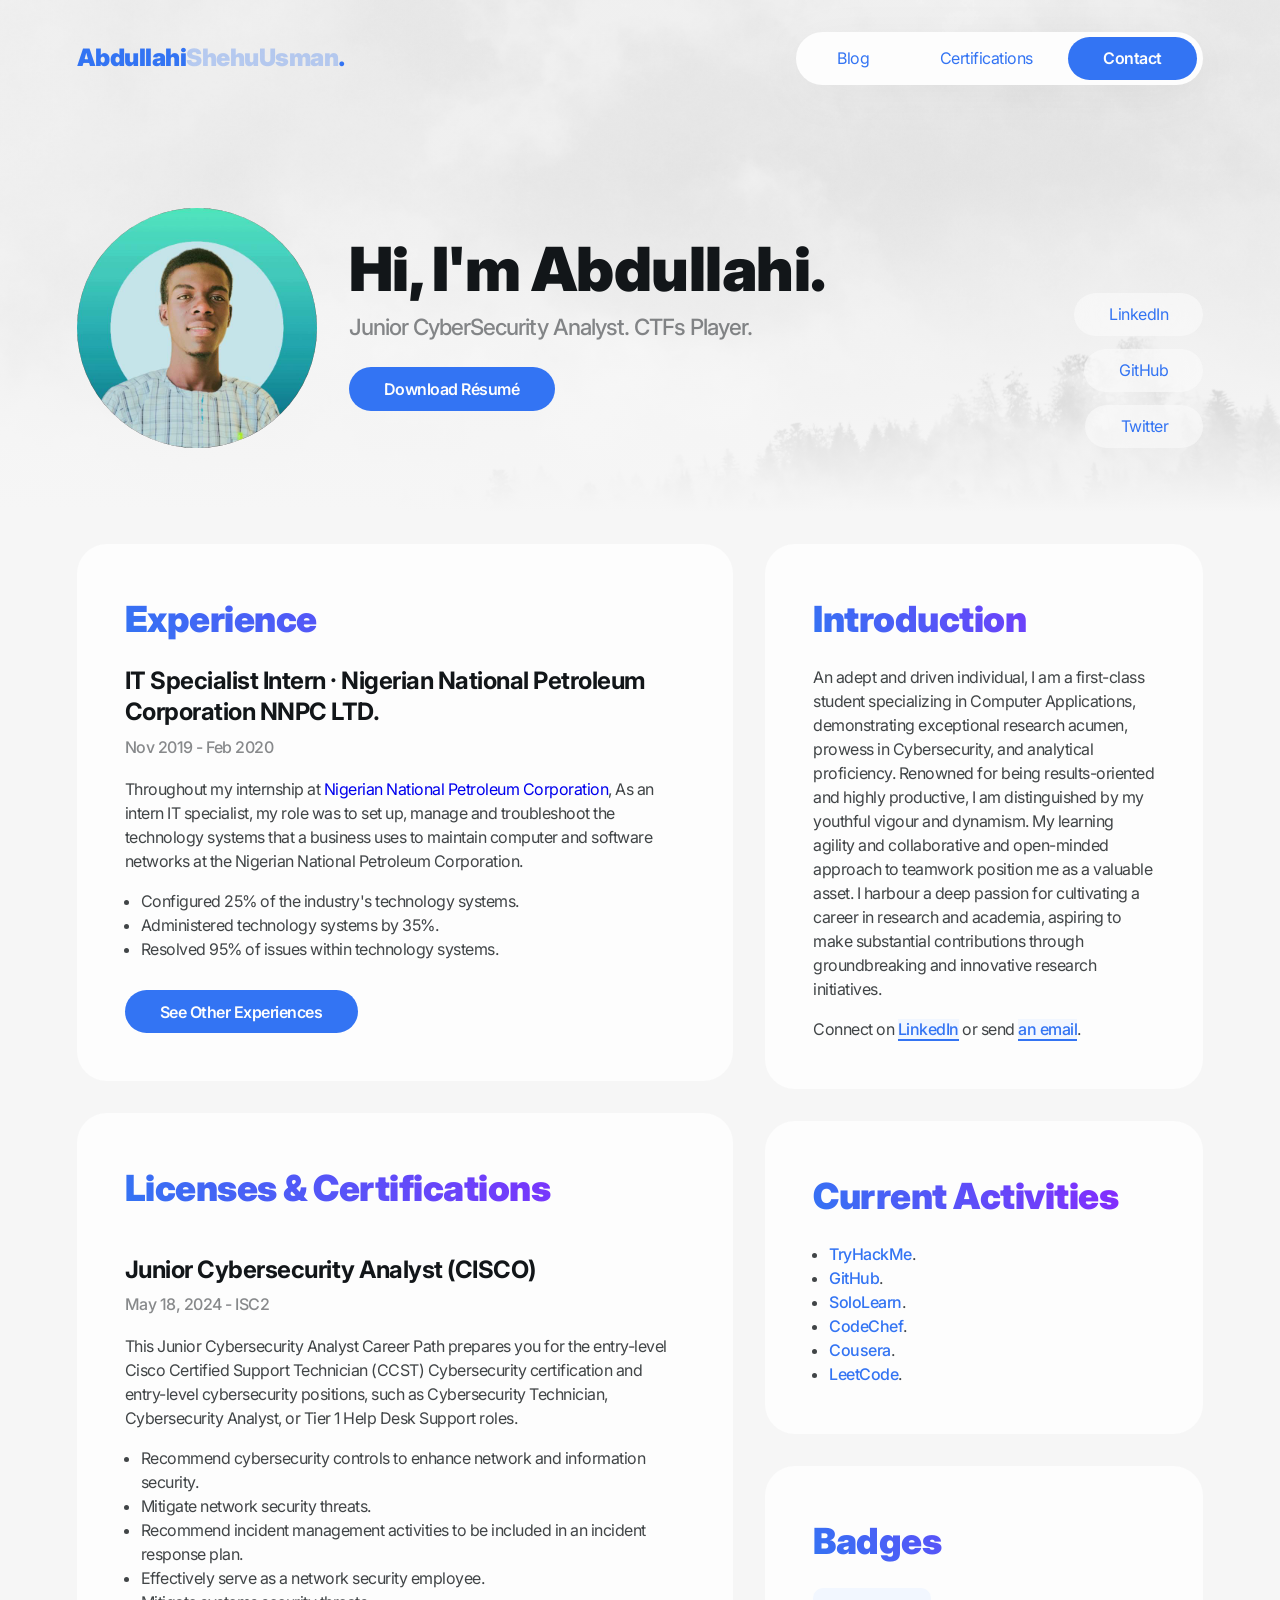
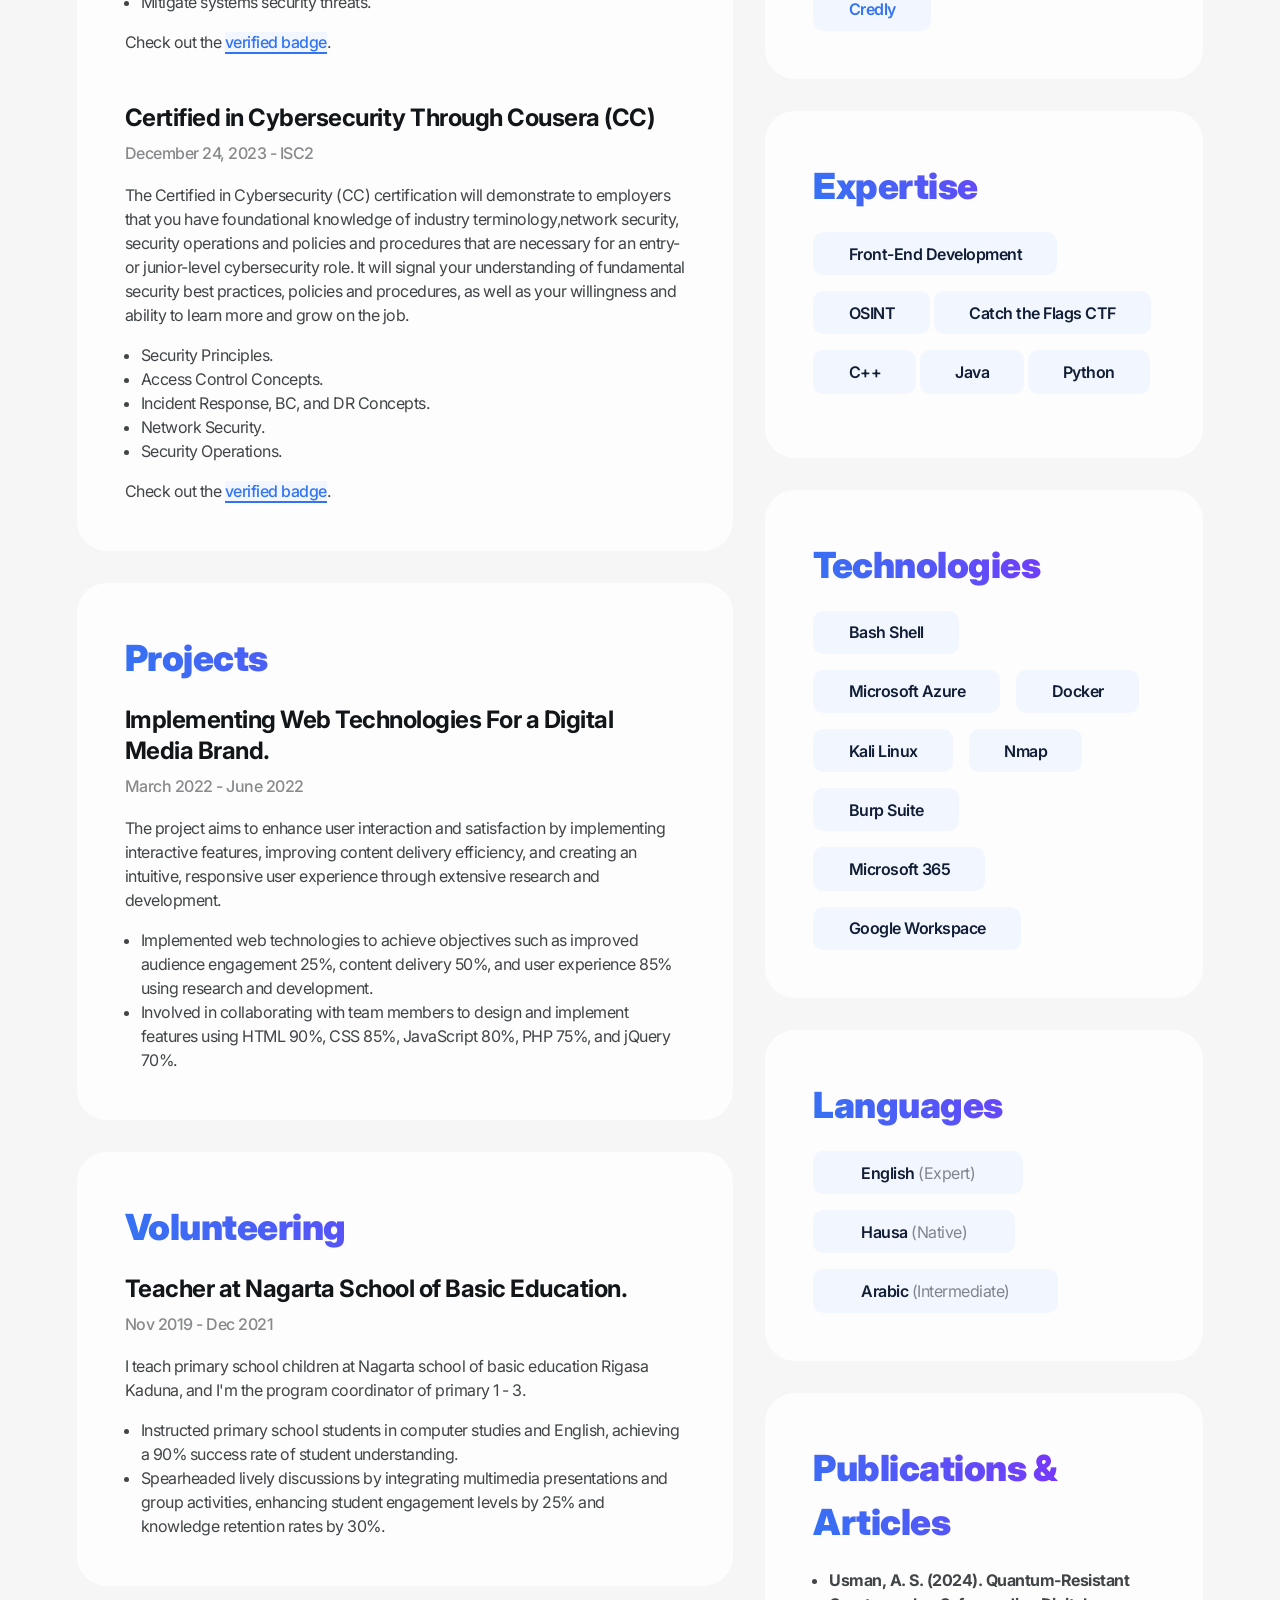
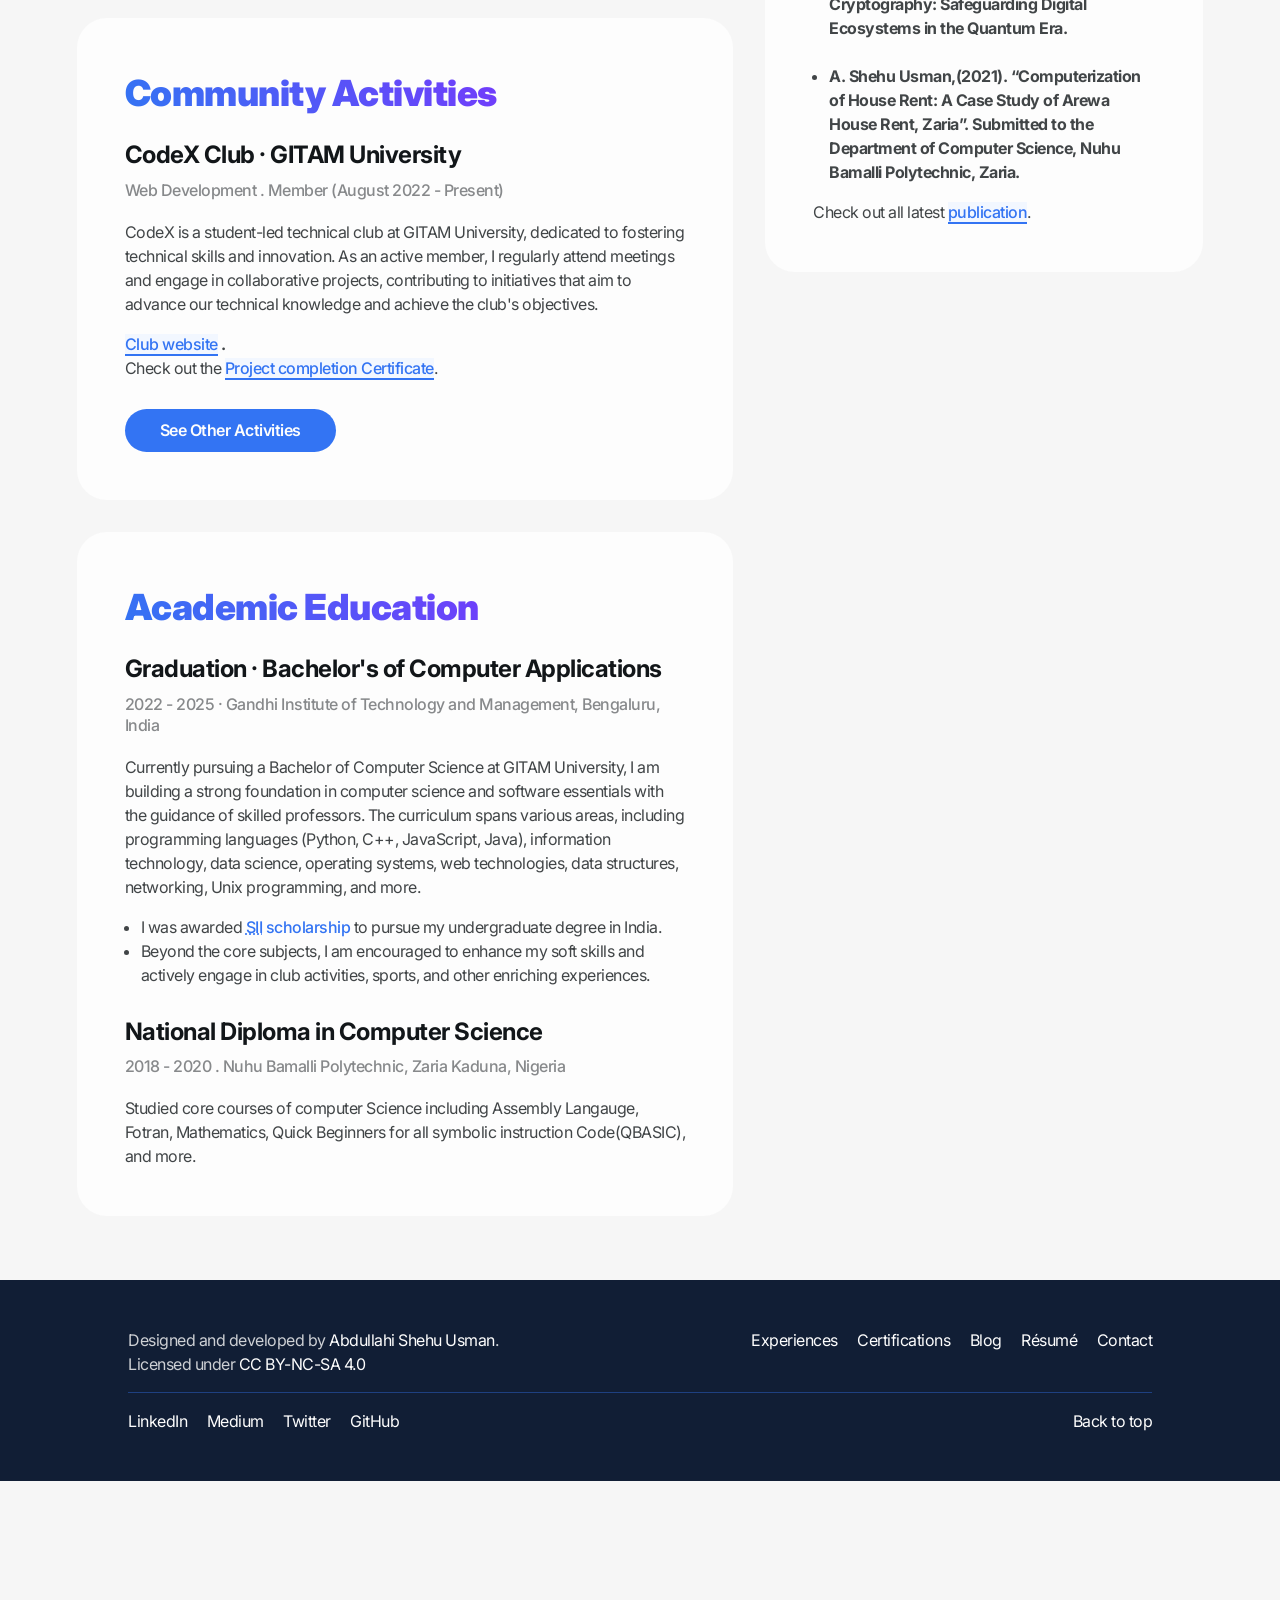
<file: index.html>
<!DOCTYPE html>
<html lang="en">
<head>
    <title>Abdullahi Shehu Usman | Portfolio</title>
    
    <!-- Global site tag (gtag.js) - Google Analytics -->
    <script async src="https://www.googletagmanager.com/gtag/js?id=G-72B41FDQNJ"></script>
    <script>
    window.dataLayer = window.dataLayer || [];
    function gtag(){dataLayer.push(arguments);}
    gtag('js', new Date());

    gtag('config', 'G-72B41FDQNJ');
    </script>


    <!-- meta tags -->
    <meta name="viewport" content="width=device-width, initial-scale=1.0">
    <meta charset="UTF-8">
    <meta http-equiv="Content-Type" content="text/html; charset=utf-8">
    <meta http-equiv="X-UA-Compatible" content="IE=edge">
    <meta name="title" content="Portfolio - Abdullahi Shehu Usman">
    <meta name="description" content="Abdullahi is passionate and dedicated to upholding the data privacy right by 
    protecting people and organisations. He enjoys researching and working with cybersecurity tools to contribute to 
    strengthening the security posture of an organisation and the people it serves.">
    <meta name="keywords" content="portfolio, Abdullahi , portfolio website, resume, python programming, web development, 
    cybersecurity, network security, information security, red teamer, ethical hacking, technology, security analyst, 
    SOC analyst, security operations centre analyst, blog">
    <meta name="robots" content="index, follow">
    <meta name="language" content="English">
    <meta name="revisit-after" content="3 days">
    <meta name="author" content="Abdullahi Shehu Usman">
    <meta name="distribution" content="global">
    <meta name="rating" content="general">
    <meta name="theme-color" content="#3374F3">

    <!-- favicon -->
    <link rel="icon" type="image/x-icon" href="favicon.ico">
    <meta name="msapplication-TileColor" content="#3374F3"> 
    <meta name="msapplication-TileImage" content="favicon.ico">

    <!-- Open Graph tags -->
    <meta property="og:title" content="Abdullahi Shehu Usman - Portfolio">
    <meta property="og:description" content="Usman is deeply committed to defending the right to data privacy by safeguarding
     individuals and groups. He takes pleasure in investigating and collaborating with security software to aid in 
     enhancing the protective measures of an organization and the individuals it supports.">
	<!--meta property="og:image" content="https://www.shehuusman.me/images/Junior_Cybersecurity_Analyst_CTFs_Player.png"-->
	<meta property="og:image:type" content="image/png">
	<meta property="og:image:width" content="1280">
	<meta property="og:image:height" content="854">
    <meta property="og:url" content="https://www.shehuusman.me/">

    <!-- stylesheets -->
    <link rel="stylesheet" href="styles/main.css">

</head>

<body>
    <section class="hero">
        <header>
            <div class="logo_container">
                <b>Abdullahi</b>
                <span>S</span>
                <span>h</span>
                <span>e</span>
                <span>h</span>
                <span>u</span>
                <span>U</span>
                <span>s</span>
                <span>m</span>
                <span>a</span>
                <span>n</span>
                <b>.</b>
            </div>
               
            <nav class="header_nav">
                <a href="https://medium.com/@shehuusman139" target="_blank" class="each_header_nav_link">Blog</a>
                <a href="javascript:void()" onclick="openComingSoonModal()">Certifications</a>
                <a href="mailto:shehuusman139@gmail.com" class="each_header_nav_link active">Contact</a> 
            </nav>
            <span class="mobile_nav_btn" onclick="openMobileNav()">
                <svg width="18" height="10" viewBox="0 0 18 10" fill="none" xmlns="http://www.w3.org/2000/svg">
                    <path d="M1 1H17M1 9H17" stroke="#3374F3" stroke-width="2" stroke-linecap="round" stroke-linejoin="round"/>
                </svg>
            </span>
        </header>

        <div class="quick_intro">
            <picture>
                <source media="(max-width:768px)" srcset="./images/min/photo_2023-07-11_00-19-52.jpg">
                <img src="./images/photo_2023-07-11_00-19-52.jpg" alt="Usman's self portrait">
            </picture>

            <div class="quick_intro_text_group">
                <h1>Hi, I'm Abdullahi.</h1>
                <ul>
                    <li>Junior CyberSecurity Analyst. CTFs Player.</li>
                </ul>
                <a href="./assets/Abdullahi_shehu_usman_resume.pdf" download="Abdullahi_Shehu_Usman_Résumé">Download Résumé</a>
            </div>
        </div>

        <div class="landing_quick_links">
            <a href="https://www.linkedin.com/in/shehuusman/" target="_blank">LinkedIn</a>
            <a href="https://github.com/sonmalan" target="_blank">GitHub</a>
            <a href="https://twitter.com/Abdulla17594751" target="_blank">Twitter</a>
        </div>
    </section>

    <aside class="modal_overlay" id="mobile_nav_overlay">
        <div class="mobile_nav_wrapper">
            <span class="mobile_nav_close_btn" onclick="closeMobileNav()">
                <img src="./icons/cross.svg" alt="x">
            </span>
            
            <nav>
                <a href="https://medium.com/@shehuusman139" target="_blank" onclick="closeMobileNav()">Blog</a>
                <a href="javascript:void()" onclick="closeMobileNav(); openComingSoonModal()">Certifications</a>
                <a href="mailto:shehuusman139@gmail.com" onclick="closeMobileNav()">Contact</a> 
                <a href="https://www.linkedin.com/in/shehuusman/" target="_blank" onclick="closeMobileNav()">LinkedIn</a>
                <a href="https://github.com/sonmalan" target="_blank" onclick="closeMobileNav()">GitHub</a>
                <a href="https://twitter.com/Abdulla17594751" target="_blank" onclick="closeMobileNav()">Twitter</a>
            </nav>
        </div>
    </aside>

    <section class="resume_container">
        <main>
            <div class="categories experiences" id="experiences">
                <h1 class="category_title">Experience</h1>
                <div class="experience_wrap">
                    <!-- <img src="" alt="" class="category_image" loading="lazy"> -->
                    <h2 class="category_subtitle">IT Specialist Intern · Nigerian National Petroleum Corporation NNPC LTD.</h2>
                    <p class="category_meta">Nov 2019 - Feb 2020</p>

                    <div class="category_info">
                        Throughout my internship at <a href="https://nnpcgroup.com/" target="_blank">Nigerian National Petroleum Corporation</a>, 
                        As an intern IT specialist, my role was to set up, manage and troubleshoot the technology systems 
                        that a business uses to maintain computer and software networks at the Nigerian National Petroleum Corporation.
                        <ul>
                            <li>Configured 25% of the industry's technology systems.</li>
                            <li>Administered technology systems by 35%.</li>
                            <li>Resolved 95% of issues within technology systems.</li>
                        </ul>
                    </div>
                    <!-- <p class="category_link">
                        Visit the <a href="" target="_blank">official website</a>.
                    </p> -->
                </div>

                <a href="javascript:void()" onclick="openExperiencesModal()" class="category_extra_btn">See Other Experiences</a>
            </div>

            <div class="categories certifications" id="certifications">
                <h1 class="category_title">Licenses & Certifications</h1>
                <div class="experience_wrap">
                    <picture>
                        <source media="(max-width:768px)" srcset="./images/min/photo_2024-05-29_17-06-11.jpg">
                        <img src="./images/photo_2024-05-29_17-06-11.jpg" alt="Junior Cybersecurity Analyst CISCO" class="category_image" loading="lazy">
                    </picture>
                    <h2 class="category_subtitle">Junior Cybersecurity Analyst (CISCO)</h2>
                    <p class="category_meta">May 18, 2024 - <a href="https://www.isc2.org/Certifications/CC" target="_blank">ISC2</a></p>

                    <div class="category_info">
                        This Junior Cybersecurity Analyst Career Path prepares you for the entry-level Cisco Certified Support
                        Technician (CCST) Cybersecurity certification and entry-level cybersecurity positions, such as Cybersecurity 
                        Technician, Cybersecurity Analyst, or Tier 1 Help Desk Support roles. 
                        <ul>
                            <li>Recommend cybersecurity controls to enhance network and information security.</li>
                            <li>Mitigate network security threats.</li>
                            <li>Recommend incident management activities to be included in an incident response plan.</li>
                            <li>Effectively serve as a network security employee.</li>
                            <li>Mitigate systems security threats.</li>
                        </ul>
                    </div>
                    <p class="category_link">
                        Check out the <a href="https://www.credly.com/badges/28364e88-9bbb-481e-900a-f0365d4712fc/public_url" target="_blank">verified badge</a>.
                    </p>
                </div>
                
                <div class="experience_wrap">
                    <picture>
                        <source media="(max-width:768px)" srcset="./images/min/photo_2024-05-29_17-05-41.jpg">
                        <img src="./images/photo_2024-05-29_17-05-41.jpg" alt="Certified in Cybersecurity (CC)" class="category_image" loading="lazy">
                    </picture>
                    <h2 class="category_subtitle">Certified in Cybersecurity Through Cousera (CC)</h2>
                    <p class="category_meta">December 24, 2023 - <a href="https://www.coursera.org/account/accomplishments/specialization/VQSXZNNV4SUS">ISC2</a></p>

                    <div class="category_info">
                        The Certified in Cybersecurity (CC) certification will demonstrate to employers that you have 
                        foundational knowledge of industry terminology,network security, security operations and policies 
                        and procedures that are necessary for an entry- or junior-level cybersecurity role. It will signal 
                        your understanding of fundamental security best practices, policies and procedures, as well as your
                         willingness and ability to learn more and grow on the job.
                        <ul>
                            <li>Security Principles.</li>
                            <li>Access Control Concepts.</li>
                            <li>Incident Response, BC, and DR Concepts.</li>
                            <li>Network Security.</li>
                            <li>Security Operations.</li>
                        </ul>
                    </div>
                    <p class="category_link">
                        Check out the <a href="https://www.coursera.org/account/accomplishments/specialization/VQSXZNNV4SUS" target="_blank">verified badge</a>.
                    </p>
                </div>

                <!-- <a href="index.html" class="category_extra_btn">See All Certifications</a> -->
            </div>

            <div class="categories projects" id="projects">
                <h1 class="category_title">Projects</h1>
                <div class="experience_wrap">
                    <!-- <img src="" alt="" class="category_image" loading="lazy"> -->
                    <h2 class="category_subtitle">Implementing Web Technologies For a Digital Media Brand.</h2>
                    <p class="category_meta">March 2022 - June 2022</p>

                    <div class="category_info">
                        The project aims to enhance user interaction and satisfaction by implementing interactive features, 
                        improving content delivery efficiency, and creating an intuitive, responsive user experience 
                        through extensive research and development.
                        <ul>
                            <li>Implemented web technologies to achieve objectives such as improved audience engagement 25%, content delivery 50%, and user experience 85% using research and development.</li>
                            <li>Involved in collaborating with team members to design and implement features using HTML 90%, CSS 85%, JavaScript 80%, PHP 75%, and jQuery 70%.</li>
                        </ul>
                    </div>
                    <!-- <p class="category_link">
                        Visit the <a href="" target="_blank">official website</a>.
                    </p> -->
                </div>

                <!-- <a href="javascript:void()" onclick="openExperiencesModal()" class="category_extra_btn">See All Projects</a> -->
            </div>

            <div class="categories volunteering">
                <h1 class="category_title">Volunteering</h1>
                <div class="volunteering_wrap">
                    <!-- <picture>
                        <source media="(max-width:768px)" srcset="./images/min/exam_dev_badge.png">
                        <img src="./images/exam_dev_badge.png" alt="ISC2 Exam Developer Badge" class="category_image" loading="lazy">
                    </picture> -->
                    <h2 class="category_subtitle">Teacher at Nagarta School of Basic Education.</h2>
                    <p class="category_meta">Nov 2019 - Dec 2021</p>

                    <div class="category_info">
                        I teach primary school children at Nagarta school of basic education Rigasa Kaduna, 
                        and I'm the program coordinator of primary 1 - 3.
                        <ul>
                            <li>Instructed primary school students in computer studies and English, achieving a 90% success rate of student understanding.</li>
                            <li>Spearheaded lively discussions by integrating multimedia presentations and group activities, enhancing student engagement levels by 25% and knowledge retention rates by 30%.</li>
                        </ul>
                        <!-- <p class="category_link">
                            Check the <a href="https://www.credly.com/badges/d373be8e-3703-4047-b35c-0d9684c68a5a/public_url" target="_blank">verified badge</a>.
                        </p> -->
                    </div>
                </div>
            </div>

            <div class="categories extracurricular">
                <h1 class="category_title">Community Activities</h1>
                <div class="extracurricular_wrap">
                    <!-- <img src="" alt="" class="category_image"> -->
                    <h2 class="category_subtitle">CodeX Club · GITAM University</h2>
                    <p class="category_meta">Web Development . Member (August 2022 - Present)</p>

                    <div class="category_info">
                        
                        CodeX is a student-led technical club at GITAM University, dedicated to fostering technical 
                        skills and innovation. As an active member, I regularly attend meetings and engage in collaborative 
                        projects, contributing to initiatives that aim to advance our technical knowledge and achieve the 
                        club's objectives.
                        <!-- <ul>
                            <li>Supervised multiple projects as the project manager.</li>
                            <li>Facilitate technical skill development and cybersecurity education for GITAM University students.</li>
                            <li>Conduct workshops, bootcamps, events, and development sessions to enhance technical expertise.</li>
                        </ul> -->
                    </div>
                    <p class="category_link">
                        <a href="https://linktr.ee/CodeXGitam" target="_blank">Club website</a> <b>.</b><br>
                        Check out the <a href="https://www.linkedin.com/posts/shehuusman_gitam-activity-7063880542269698049-R3OX?utm_source=share&utm_medium=member_desktop" target="_blank">Project completion Certificate</a>.
                    </p>
                </div>

                <a href="javascript:void()" onclick="openCommunityModal()" class="category_extra_btn">See Other Activities</a>
            </div>

            <div class="categories education">
                <h1 class="category_title">Academic Education</h1>
                <div class="education_wrap">
                    <h2 class="category_subtitle">Graduation · Bachelor's of Computer Applications</h2>
                    <p class="category_meta">
                        2022 - 2025  ·  <a href="https://www.gitam.edu" target="_blank">Gandhi Institute of Technology and Management</a>, Bengaluru, India
                    </p>

                    <div class="category_info">
                        Currently pursuing a Bachelor of Computer Science at GITAM University, I am building a strong foundation in 
                        computer science and software essentials with the guidance of skilled professors. The curriculum spans various
                         areas, including programming languages (Python, C++, JavaScript, Java), information technology, 
                         data science, operating systems, web technologies, data structures, networking, Unix programming, and more.
                        <ul>
                            <li>I was awarded
                                <a href="https://www.studyinindia.gov.in" target="_blank">
                                    <abbr title="Study In India">SII</abbr> scholarship
                                </a>to pursue my undergraduate degree in India.</li>
                            <li>Beyond the core subjects, I am encouraged to enhance my soft skills and actively engage in club activities, sports, and other enriching experiences.</li>
                        </ul>
                    </div>
                    <!-- <p class="category_link">
                        See my current <a href="" target="_blank">academic grades</a>.
                    </p> -->
                </div>

                <div class="education_wrap">
                    <h2 class="category_subtitle">National Diploma in Computer Science</h2>
                    <p class="category_meta">
                        2018 - 2020 . <a href="https://nubapoly.edu.ng/" target="_blank">Nuhu Bamalli Polytechnic</a>, Zaria Kaduna, Nigeria
                    </p>

                    <div class="category_info">
                        Studied core courses of computer Science including Assembly Langauge, 
                        Fotran, Mathematics, Quick Beginners for all symbolic instruction Code(QBASIC), and more.
                    </div>
                </div>
            </div>

        </main>
        
        <aside>
            <div class="categories short_introduction">
                <h1 class="category_title">Introduction</h1>
                <div class="category_info">
                    An adept and driven individual, I am a first-class student specializing in Computer Applications, 
                    demonstrating exceptional research acumen, prowess in Cybersecurity, and analytical proficiency. 
                    Renowned for being results-oriented and highly productive, I am distinguished by my youthful vigour and 
                    dynamism. My learning agility and collaborative and open-minded approach to teamwork position me as a 
                    valuable asset. I harbour a deep passion for cultivating a career in research and academia, aspiring to 
                    make substantial contributions through groundbreaking and innovative research initiatives.
                </div>
                <p class="category_link">
                    Connect on <a href="https://www.linkedin.com/in/shehuusman/" target="_blank">LinkedIn</a> or send <a href="mailto:shehuusman139@gmail.com">an email</a>.
                </p>
            </div>

            <div class="categories short_introduction">
                <h1 class="category_title">Current Activities</h1>
                <div class="category_info">
                    <ul>
                        <li><a href="https://tryhackme.com/dashboard" target="_blank">TryHackMe</a>.</li>
                        <li><a href="https://github.com/sonmalan" target="_blank">GitHub</a>.</li>
                        <li><a href="https://www.sololearn.com/en/profile/20191646" target="_blank">SoloLearn</a>.</li>
                        <li><a href="https://www.codechef.com/users/shehuusman139" target="_blank">CodeChef</a>.</li>
                        <li><a href="https://www.coursera.org/user/7b3a6a374118fc586d8357a7b2b30a1f" target="_blank">Cousera</a>.</li>
                        <li><a href="https://leetcode.com/u/Sonmalan/" target="_blank">LeetCode</a>.</li>
                    </ul>
                </div>
            </div>

            <div class="categories badge_links">
                <h1 class="category_title">Badges</h1>
                <a href="https://www.credly.com/earner/earned" target="_blank">Credly</a>
                <!-- <a href="https://learn.microsoft.com/en-us/users/hellotushaar/achievements" target="_blank">Microsoft Learn</a> -->
            </div>

            <div class="categories expertise">
                <h1 class="category_title">Expertise</h1>
                <span>Front-End Development</span>
                <span>OSINT</span>
                <span>Catch the Flags CTF</span>
                <span>C++</span>
                <span>Java</span>
                <span>Python</span>
            </div>

            <div class="categories technologies">
                <h1 class="category_title">Technologies</h1>
                <!-- <span>Python</span> -->
                <!-- <span>PowerShell</span> -->
                <span>Bash Shell</span>
                <span>Microsoft Azure</span>
                <!-- <span>Amazon Web Services (AWS)</span> -->
                <!-- <span>Azure Active Directory</span> -->
                <span>Docker</span>
                <span>Kali Linux</span>
                <!-- <span>Redhat Enterprise Linux</span> -->
                <span>Nmap</span>
                <span>Burp Suite</span>
                <!-- <span>Tcpdump</span> -->
                <!-- <span>PowerBI</span> -->
                <span>Microsoft 365</span>
                <span>Google Workspace</span>
            </div>

            <div class="categories languages">
                <h1 class="category_title">Languages</h1>
                <strong>
                    English <span>(Expert)</span>
                </strong>
                <strong>
                    Hausa <span>(Native)</span>
                </strong>
                <strong>
                    Arabic <span>(Intermediate)</span>
                </strong>
            </div>

            <div class="categories latest_blog">
                <h1 class="category_title">Publications & Articles</h1>
                <div class="category_info">
                    <ul>
                        <li><strong>Usman, A. S. (2024). Quantum-Resistant Cryptography: Safeguarding Digital 
                        Ecosystems in the Quantum Era.</strong></li><br>
			<li><strong>A. Shehu Usman,(2021). “Computerization of House Rent: A Case Study of 
			Arewa House Rent, Zaria”. Submitted to the Department of Computer Science, Nuhu Bamalli Polytechnic, Zaria.</strong></li>
                        <!-- <li>
                            <a href="https://medium.com/@hellotushaar/unlocking-scalability-and-agility-with-aws-containers-45c6b82895c6" target="_blank">Unleashing Scalability and Agility with AWS Containers.</a>
                        </li>
                        <li>
                            <a href="https://medium.com/@hellotushaar/strengthening-your-cloud-infrastructure-aws-security-services-661868327a34" target="_blank">Hardening Your Cloud Infrastructure: AWS Security Services.</a>
                        </li>
                        <li>
                            <a href="https://hellotushaar.medium.com/introduction-to-isc-%C2%B2-certified-in-cybersecurity-cc-certification-and-how-i-became-certified-467d7b9e1014" target="_blank">All about the (ISC)² Certified in Cybersecurity (CC) certification and how I became certified.</a>
                        </li> -->
                    </ul>
                </div>
                <p class="category_link">
                    Check out all latest <a href="https://www.researchgate.net/profile/Abdullahi-Shehu-Usman-2" target="_blank"> publication</a>.
                </p>
            </div>
        </aside>
    </section>
    
    <footer>
        <div class="footer_top">
            <div class="footer_top_left">
                <p>
                    Designed and developed by <a href="https://www.linkedin.com/in/shehuusman/" target="_blank">Abdullahi Shehu Usman</a>.<br>
                    Licensed under <a rel="license" href="http://creativecommons.org/licenses/by-nc-sa/4.0/" target="_blank">CC BY-NC-SA 4.0</a>
                </p>
            </div>
            <nav class="footer_top_right">
                <a href="javascript:void()" onclick="document.getElementById('experiences').scrollIntoView({behavior: 'smooth'});">Experiences</a>
                <a href="javascript:void()" onclick="document.getElementById('certifications').scrollIntoView({behavior: 'smooth'});">Certifications</a>
                <a href="https://medium.com/@shehuusman139" target="_blank">Blog</a>
                <a href="./assets/Abdullahi_Shehu_Usman_Resume.pdf" download="Résumé" title="Download PDF, 291 KB">Résumé</a>
                <a href="mailto:shehuusman139@gmail.com">Contact</a>
            </nav>
        </div>

        <div class="footer_bottom">
            <nav class="footer_bottom_left">
                <a href="https://www.linkedin.com/in/shehuusman/" target="_blank">LinkedIn</a>
                <a href="https://medium.com/@shehuusman139" target="_blank">Medium</a>
                <a href="https://twitter.com/Abdulla17594751" target="_blank">Twitter</a>
                <a href="https://github.com/sonmalan" target="_blank">GitHub</a>
            </nav>
            <div class="footer_bottom_right">
                <a href="javascript:void()" onclick="window.scrollTo({'top':0, 'behavior':'smooth'})">Back to top</a>
            </div>
        </div>
    </footer>

    <div class="modal_overlay" id="comingsoon_modal_overlay">
        <div id="coming_soon_modal">
            <div class="coming_soon_contents">
                <h1 class="category_title">Coming up soon!</h1>
                <p class="category_meta">This webpage is under development.</p>
                <span onclick="closeComingSoonModal()">Back to home</span>
            </div>
        </div>
    </div>

    <div id="experiences_modal_overlay" class="modal_overlay">
        <div id="experiences_modal">
            <div class="experiences_modal_contents">
                <div class="modal_title">
                    <h1 class="category_title">Experiences</h1>
                    <span onclick="closeExperiencesModal()">
                        <img src="./icons/cross.svg" alt="cross icon" loading="lazy">
                    </span>
                </div>

                <div class="categories experiences">
                    <div class="experiences_wrap">
                        <!-- <img src="" alt="" class="category_image"> -->
                        <h2 class="category_subtitle">Cyber Security Management Job Simulation on 
                            Forage Virtual Internship ANZ Australia
                        </h2>
                        <p class="category_meta">Feb 2024 - April 2024</p>

                        <div class="category_info">
                            During my recent virtual cybersecurity internship with
                             <a href="https://www.theforage.com/simulations/anz/cybersecurity-management-szf9" target="_blank">
                                ANZ Australia</a>:
                            <ul>
                                <li>Completed a simulation focussed on identifying cybersecurity threats at ANZ Australia.</li>
                                <li>Investigated and flagged suspicious items in emails through rigorous analysis, leading to a
                                 30% reduction in phishing incidents and enhancing company-wide email security.</li>
                                <li>Analyzed over 500 emails monthly to identify and report suspicious items, increasing
                                internal security measures and preventing potential data breaches by 25%.</li>
                                <li>Analysed a Packet Capture file using an open-source tool to identify and 
                                investigate any potential threats.</li>
                            </ul>
                        </div>
                        <p class="category_link">
                            Check out the <a href="https://www.theforage.com/simulations/anz/cybersecurity-management-szf9" target="_blank">Certificate</a>.
                        </p>
                    </div>
                </div>

                

                <div class="close_modal_btn_wrap">
                    <span class="close_modal_btn" onclick="closeExperiencesModal()">Back to home</span>
                </div>
            </div>
        </div>
    </div>

    <div id="community_modal_overlay" class="modal_overlay">
        <div id="community_modal">
            <div class="community_modal_contents">
                <div class="modal_title">
                    <h1 class="category_title">Community Activities</h1>
                    <span onclick="closeCommunityModal()">
                        <img src="./icons/cross.svg" alt="cross icon" loading="lazy">
                    </span>
                </div>

                <div class="categories extracurricular one">
                    <div class="extracurricular_wrap">
                        <!-- <img src="" alt="" class="category_image"> -->
                        <h2 class="category_subtitle">CySec Club · GITAM University</h2>
                        <p class="category_meta">Member (June 2023 - Present)</p>

                        <div class="category_info">
                            As a dedicated member of the Cyber Security Club at GITAM University, I actively participate in Capture 
                            The Flag (CTF) challenges, focusing on cryptography, web exploitation, and network security. I collaborate 
                            with team members to develop strategies for complex problems, regularly practice on platforms like Hack The Box and
                            TryHackMe, and document solutions to foster knowledge sharing. Additionally, I used Wireshark and Metasploit to conduct
                             thorough penetration testing and vulnerability assessments.
                            <ul>
                                <li>Actively participate in Capture The Flag (CTF) challenges, focusing on areas such as cryptography, web exploitation, reverse engineering, and network security.</li>
                                <li>Collaborate with team members to develop and implement strategies for solving complex cybersecurity problems, ensuring effective communication and task delegation.</li>
                                <li>Regularly engage in practice sessions on platforms like Hack The Box, TryHackMe, and OverTheWire to enhance technical skills and stay updated with the latest cybersecurity trends.</li>
                                <li>Document solutions and create detailed write-ups for successful challenges to facilitate knowledge sharing and continuous learning within the team.</li>
                                <li>Organize and participate in workshops, guest lectures, and meetups to broaden cybersecurity knowledge and network with industry professionals.</li>
                                <li>Utilize a variety of tools including Wireshark, nmap, Burp Suite, Metasploit to conduct thorough penetration testing and vulnerability assessments.</li>
                            </ul>
                        </div>
                        <p class="category_link">
                            Check out the <a href="https://cysec.gitam.edu/" target="_blank">website</a>.
                        </p>
                    </div>
                </div>

                <div class="close_modal_btn_wrap">
                    <span class="close_modal_btn" onclick="closeCommunityModal()">Back to home</span>
                </div>
            </div>
        </div>
    </div>


    <!-- scripts -->
    <script src="./scripts/main.js"></script>

</body>
</html>
</file>
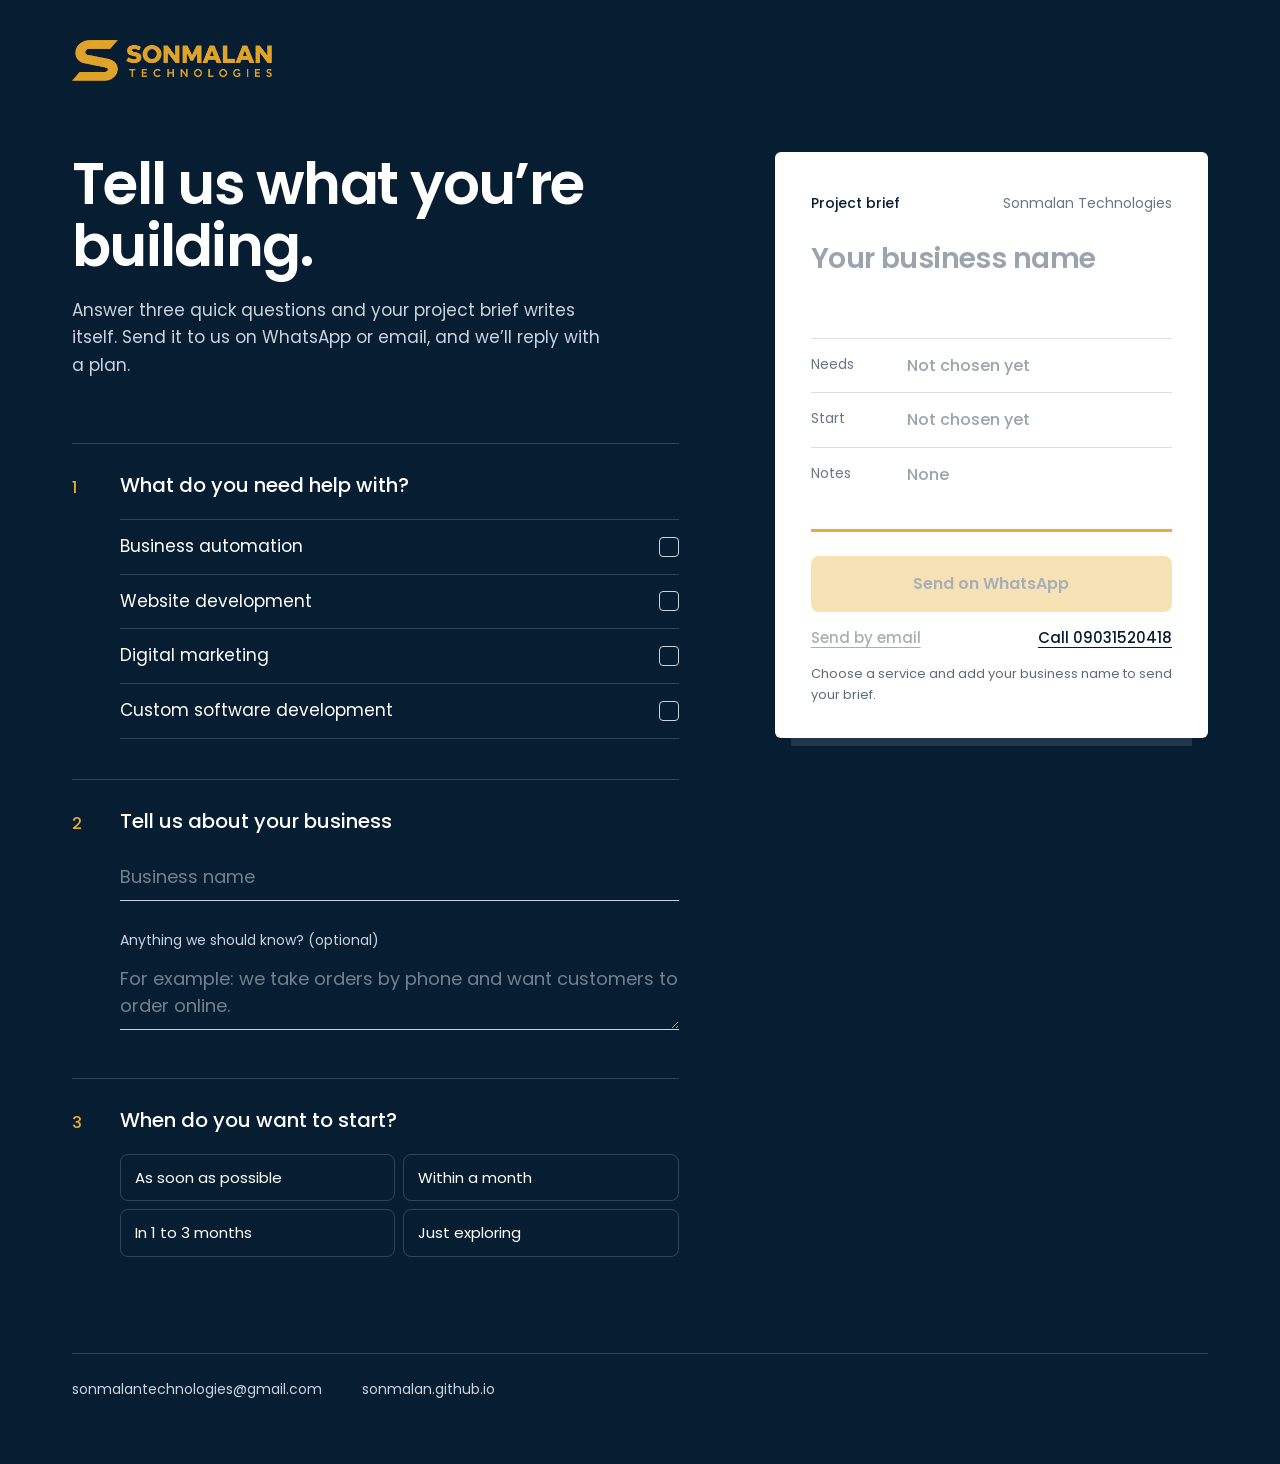
<file: start/index.html>
<!DOCTYPE html>
<html lang="en">
<head>
<meta charset="utf-8">
<meta name="viewport" content="width=device-width, initial-scale=1, viewport-fit=cover">
<title>Start a project | Sonmalan Technologies</title>
<link rel="preconnect" href="https://fonts.googleapis.com">
<link rel="preconnect" href="https://fonts.gstatic.com" crossorigin>
<link href="https://fonts.googleapis.com/css2?family=Poppins:wght@400;500;600&display=swap" rel="stylesheet">
<style>
:root{--navy:#061D32;--gold:#E9AD2F;--white:#FFFFFF;--mist:#C9D3DD;--line:rgba(201,211,221,.22);--ink:#061D32;
--sans:'Poppins',system-ui,-apple-system,'Segoe UI',Roboto,Arial,sans-serif;color-scheme:dark;
box-sizing:border-box;padding-top:env(safe-area-inset-top,0px);padding-bottom:env(safe-area-inset-bottom,0px)}
@media (prefers-color-scheme:dark){:root:not([data-theme="light"]){--navy:#061D32;--gold:#E9AD2F;--white:#FFFFFF;--mist:#C9D3DD}}
:root[data-theme="dark"]{--navy:#061D32;--gold:#E9AD2F;--white:#FFFFFF;--mist:#C9D3DD}
html{scroll-padding-top:env(safe-area-inset-top,0px)}
*,*::before,*::after{box-sizing:border-box}
body{margin:0;background:var(--navy);color:var(--white);font:400 16px/1.6 var(--sans);-webkit-font-smoothing:antialiased}
.wrap{max-width:1200px;margin:0 auto;padding:40px 32px 64px;display:grid;grid-template-columns:minmax(0,7fr) minmax(0,5fr);column-gap:96px;align-items:start}
.logo{display:block;width:200px;height:auto;margin:0 0 72px}
h1{font-weight:600;font-size:clamp(2.2rem,4.6vw,3.6rem);line-height:1.08;letter-spacing:-.03em;margin:0 0 20px;max-width:12em}
.lede{color:var(--mist);font-size:1.0625rem;max-width:32em;margin:0 0 64px}
fieldset{border:0;margin:0;padding:0;min-width:0}
.step{display:grid;grid-template-columns:48px 1fr;border-top:1px solid var(--line);padding:28px 0 40px}
.n{color:var(--gold);font-weight:500;font-variant-numeric:tabular-nums;padding-top:3px}
legend,.q{padding:0;font-weight:500;font-size:1.25rem;line-height:1.35;margin:0 0 20px;float:left;width:100%}
legend+*{clear:both}
.opts{display:block;margin:0;padding:0;list-style:none}
.opt{display:flex;justify-content:space-between;align-items:center;width:100%;background:none;border:0;border-bottom:1px solid var(--line);color:var(--white);font:400 1.0625rem/1.4 var(--sans);padding:15px 0;text-align:left;cursor:pointer}
.opt:first-child{border-top:1px solid var(--line)}
.box{flex:none;width:20px;height:20px;border:1.5px solid var(--mist);border-radius:4px;display:grid;place-items:center;transition:background .15s,border-color .15s}
.opt[aria-pressed="true"] .box{background:var(--gold);border-color:var(--gold)}
.opt[aria-pressed="true"] .box::after{content:"";width:9px;height:5px;border:solid var(--navy);border-width:0 0 2px 2px;transform:rotate(-45deg) translate(1px,-1px)}
.seg{display:grid;grid-template-columns:repeat(2,1fr);gap:8px}
.seg button{background:none;border:1.5px solid var(--line);border-radius:8px;color:var(--white);font:400 .9375rem/1.3 var(--sans);padding:13px 14px;text-align:left;cursor:pointer;transition:background .15s,border-color .15s,color .15s}
.seg button[aria-pressed="true"]{background:var(--gold);border-color:var(--gold);color:var(--navy);font-weight:500}
label.f{display:block;color:var(--mist);font-size:.875rem;margin:0 0 6px}
.in{width:100%;background:none;border:0;border-bottom:1.5px solid var(--mist);color:var(--white);font:400 1.125rem/1.5 var(--sans);padding:8px 0 10px;border-radius:0;resize:vertical}
.in+label.f{margin-top:28px}
.in::placeholder{color:var(--mist);opacity:.55}
.in:focus{outline:none;border-bottom-color:var(--gold)}
button:focus-visible,a:focus-visible{outline:2px solid var(--gold);outline-offset:3px}
.sheetcol{position:sticky;top:32px;padding-top:112px}
.sheet{background:var(--white);color:var(--ink);border-radius:6px;padding:40px 36px 32px;box-shadow:0 24px 0 -16px rgba(201,211,221,.14)}
.sheet h2{font-size:.875rem;font-weight:500;margin:0 0 28px;display:flex;justify-content:space-between;gap:16px}
.sheet h2 span:last-child{font-weight:400;opacity:.6}
.biz{font-size:1.75rem;font-weight:600;line-height:1.2;letter-spacing:-.02em;margin:0 0 28px;overflow-wrap:anywhere;min-height:2.4em}
.biz.empty,.v.empty{opacity:.4}
dl{margin:0}
.row{display:grid;grid-template-columns:96px 1fr;border-top:1px solid rgba(6,29,50,.14);padding:14px 0}
dt{font-size:.875rem;opacity:.6}
dd{margin:0;font-weight:500;overflow-wrap:anywhere;white-space:pre-line}
.row .v{animation:set .28s ease-out}
@keyframes set{from{opacity:.2;transform:translateY(4px)}to{opacity:1;transform:none}}
.acts{margin-top:28px;border-top:3px solid var(--gold);padding-top:24px;display:grid;gap:14px}
.go{display:block;text-align:center;text-decoration:none;background:var(--gold);color:var(--navy);font-weight:600;padding:15px 20px;border-radius:8px;transition:opacity .15s}
.go[aria-disabled="true"]{opacity:.35;pointer-events:none}
.alt{display:flex;justify-content:space-between;gap:16px;font-size:.9375rem}
.alt a{color:var(--ink);font-weight:500;text-underline-offset:4px}
.alt a[aria-disabled="true"]{opacity:.35;pointer-events:none}
.hint{margin:0;font-size:.8125rem;opacity:.65;min-height:1.3em}
footer{grid-column:1/-1;margin-top:56px;border-top:1px solid var(--line);padding-top:24px;color:var(--mist);font-size:.875rem;display:flex;flex-wrap:wrap;gap:8px 40px}
footer a{color:var(--mist)}
@media (max-width:900px){.wrap{grid-template-columns:1fr;padding:28px 20px 48px}.sheetcol{position:static;padding-top:24px}.logo{margin-bottom:48px;width:170px}.lede{margin-bottom:40px}.step{grid-template-columns:36px 1fr}.sheet{padding:32px 24px 24px}}
@media (prefers-reduced-motion:reduce){.row .v{animation:none}}
</style>
</head>
<body>
<main class="wrap">
<section>
<img class="logo" src="[data-uri]" alt="Sonmalan Technologies" width="778" height="159">
<h1>Tell us what you’re building.</h1>
<p class="lede">Answer three quick questions and your project brief writes itself. Send it to us on WhatsApp or email, and we’ll reply with a plan.</p>

<fieldset class="step"><span class="n">1</span><div>
<legend>What do you need help with?</legend>
<div class="opts" id="needs"></div>
</div></fieldset>

<fieldset class="step"><span class="n">2</span><div>
<legend>Tell us about your business</legend>
<input class="in" id="name" type="text" autocomplete="organization" placeholder="Business name" aria-label="Business name">
<label class="f" for="notes">Anything we should know? (optional)</label>
<textarea class="in" id="notes" rows="2" placeholder="For example: we take orders by phone and want customers to order online."></textarea>
</div></fieldset>

<fieldset class="step"><span class="n">3</span><div>
<legend>When do you want to start?</legend>
<div class="seg" id="when"></div>
</div></fieldset>
</section>

<aside class="sheetcol" aria-live="polite">
<article class="sheet">
<h2><span>Project brief</span><span>Sonmalan Technologies</span></h2>
<p class="biz empty" id="vBiz">Your business name</p>
<dl>
<div class="row"><dt>Needs</dt><dd class="v empty" id="vNeeds">Not chosen yet</dd></div>
<div class="row"><dt>Start</dt><dd class="v empty" id="vWhen">Not chosen yet</dd></div>
<div class="row"><dt>Notes</dt><dd class="v empty" id="vNotes">None</dd></div>
</dl>
<div class="acts">
<a class="go" id="wa" href="#" aria-disabled="true" target="_blank" rel="noopener">Send on WhatsApp</a>
<div class="alt"><a id="mail" href="#" aria-disabled="true">Send by email</a><a href="tel:+2349031520418">Call 09031520418</a></div>
<p class="hint" id="hint">Choose a service and add your business name to send your brief.</p>
</div>
</article>
</aside>

<footer><span>sonmalantechnologies@gmail.com</span><span>sonmalan.github.io</span></footer>
</main>
<script>
(function(){
var NEEDS=['Business automation','Website development','Digital marketing','Custom software development'];
var WHEN=['As soon as possible','Within a month','In 1 to 3 months','Just exploring'];
var s={needs:[],when:'',name:'',notes:''};
var $=function(i){return document.getElementById(i)};
function mk(list,host,multi){
  list.forEach(function(t){
    var b=document.createElement('button');b.type='button';b.setAttribute('aria-pressed','false');
    if(multi){b.className='opt';b.innerHTML='<span></span><i class="box" aria-hidden="true"></i>';b.firstChild.textContent=t;}
    else b.textContent=t;
    b.onclick=function(){
      if(multi){var i=s.needs.indexOf(t);i<0?s.needs.push(t):s.needs.splice(i,1);b.setAttribute('aria-pressed',i<0)}
      else{s.when=(s.when===t)?'':t;[].forEach.call(host.children,function(c){c.setAttribute('aria-pressed',c.textContent===s.when)})}
      render(multi?'vNeeds':'vWhen');
    };
    host.appendChild(b);
  });
}
function put(id,val,ph,key){
  var el=$(id),has=!!val,txt=has?val:ph;
  if(el.textContent!==txt||el.classList.contains('empty')===has){
    el.textContent=txt;el.classList.toggle('empty',!has);
    if(key===id){el.style.animation='none';void el.offsetWidth;el.style.animation=''}
  }
}
function render(key){
  var order=NEEDS.filter(function(n){return s.needs.indexOf(n)>-1});
  put('vBiz',s.name.trim(),'Your business name');
  put('vNeeds',order.join('\n'),'Not chosen yet',key);
  put('vWhen',s.when,'Not chosen yet',key);
  put('vNotes',s.notes.trim(),'None');
  var ok=s.name.trim()&&order.length;
  var msg='Hello Sonmalan Technologies, I’d like to start a project.\n\nBusiness: '+s.name.trim()+'\nNeeds: '+order.join(', ')+
    (s.when?'\nStart: '+s.when:'')+(s.notes.trim()?'\nNotes: '+s.notes.trim():'');
  var wa=$('wa'),ml=$('mail');
  wa.setAttribute('aria-disabled',!ok);ml.setAttribute('aria-disabled',!ok);
  wa.href=ok?'https://wa.me/2349031520418?text='+encodeURIComponent(msg):'#';
  ml.href=ok?'mailto:sonmalantechnologies@gmail.com?subject='+encodeURIComponent('Project brief: '+s.name.trim())+'&body='+encodeURIComponent(msg):'#';
  $('hint').textContent=ok?'Your brief opens ready to send. You can edit it before sending.':'Choose a service and add your business name to send your brief.';
}
mk(NEEDS,$('needs'),true);mk(WHEN,$('when'),false);
$('name').oninput=function(){s.name=this.value;render()};
$('notes').oninput=function(){s.notes=this.value;render()};
render();
})();
</script>
</body>
</html>
</file>
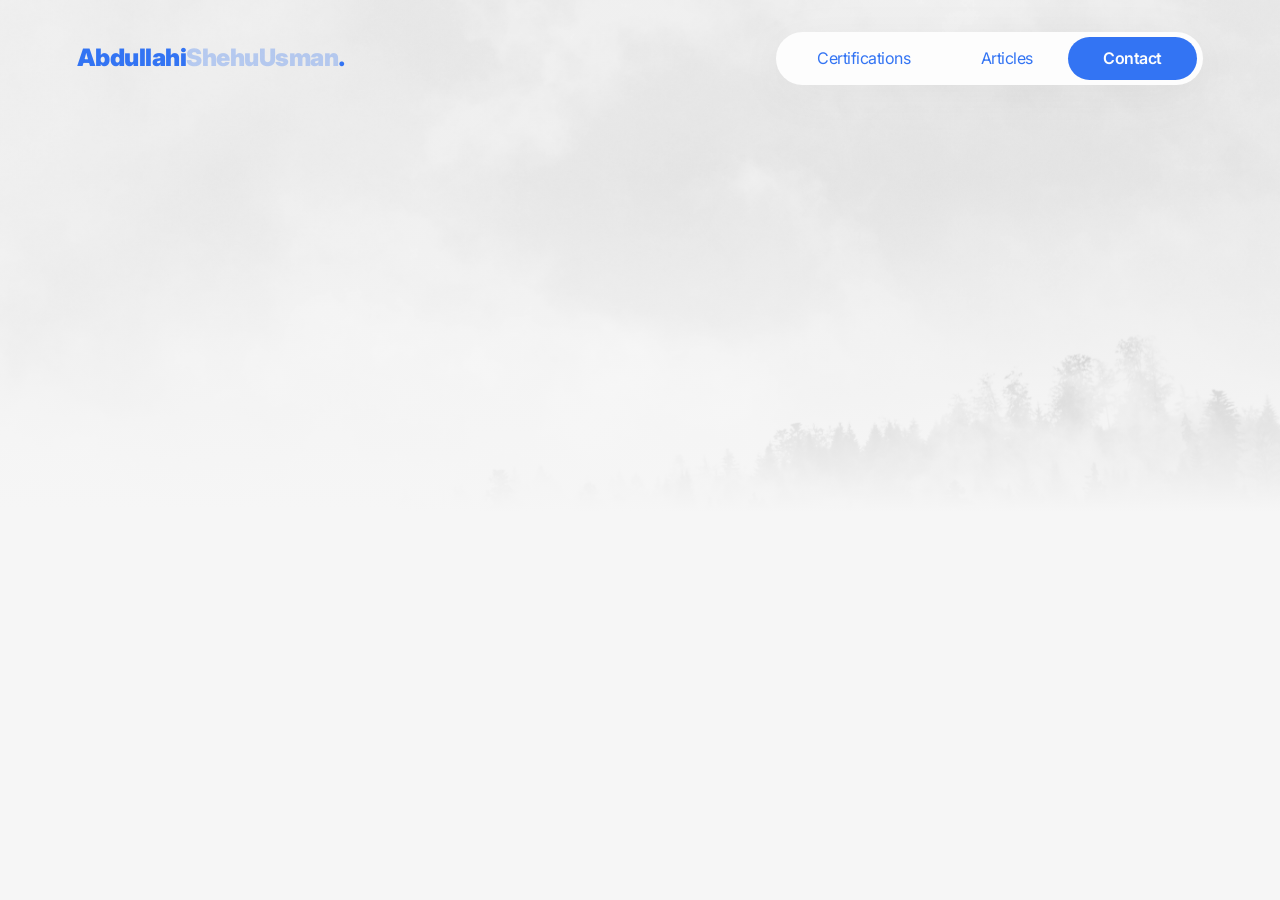
<file: certification.html>
<!DOCTYPE html>
<html lang="en">
<head>
    <title>Certifications - Abdullahi Shehu Usman</title>
    
    <!-- Global site tag (gtag.js) - Google Analytics -->
    <script async src="https://www.googletagmanager.com/gtag/js?id=UA-165361695-1"></script>
    <script>
        window.dataLayer = window.dataLayer || [];
        function gtag(){dataLayer.push(arguments);}
        gtag('js', new Date());
        gtag('config', 'UA-165361695-1');
    </script>

    <!-- meta tags -->
    <meta name="viewport" content="width=device-width, initial-scale=1.0">
    <meta charset="UTF-8">
    <meta http-equiv="Content-Type" content="text/html; charset=utf-8">
    <meta http-equiv="X-UA-Compatible" content="IE=edge">
    <meta name="title" content="Portfolio - Abdullahi Shehu Usman">
    <meta name="description" content="Abdullahi is passionate and dedicated to upholding the data privacy right by 
    protecting people and organisations. He enjoys researching and working with cybersecurity tools to contribute to 
    strengthening the security posture of an organisation and the people it serves.">
    <meta name="keywords" content="portfolio, Abdullahi , portfolio website, resume, python programming, web development, 
    cybersecurity, network security, information security, red teamer, ethical hacking, technology, security analyst, 
    SOC analyst, security operations centre analyst, blog">
    <meta name="robots" content="index, follow">
    <meta name="language" content="English">
    <meta name="revisit-after" content="3 days">
    <meta name="author" content="Abdullahi Shehu Usman">
    <meta name="distribution" content="global">
    <meta name="rating" content="general">
    <meta name="theme-color" content="#3374F3">

    <!-- favicon -->
    <link rel="icon" type="image/x-icon" href="favicon.ico">
    <meta name="msapplication-TileColor" content="#3374F3"> 
    <meta name="msapplication-TileImage" content="favicon.ico">

    <!-- Open Graph tags -->
    <meta property="og:title" content="Abdullahi Shehu Usman - Portfolio">
    <meta property="og:description" content="Usman is deeply committed to defending the right to data privacy by safeguarding
     individuals and groups. He takes pleasure in investigating and collaborating with security software to aid in 
     enhancing the protective measures of an organization and the individuals it supports.">
	<meta property="og:image" content="https://www.shehuusman.me/images/Junior_Cybersecurity_Analyst_CTFs_Player.png">
	<meta property="og:image:type" content="image/png">
	<meta property="og:image:width" content="1280">
	<meta property="og:image:height" content="854">
    <meta property="og:url" content="https://www.shehuusman.me/">


    <!-- stylesheets -->
    <link rel="stylesheet" href="styles/main.css">

</head>

<body>
    <section class="hero">
        <header>
            <div class="logo_container">
                <b>Abdullahi</b>
                <span>S</span>
                <span>h</span>
                <span>e</span>
                <span>h</span>
                <span>u</span>
                <span>U</span>
                <span>s</span>
                <span>m</span>
                <span>a</span>
                <span>n</span>
                <b>.</b>
            </div>
               
            <nav class="header_nav">
                <a href="./certification.html" target="_blank" class="each_header_nav_link">Certifications</a>
                <!-- <a href="javascript:void()" onclick="document.getElementById('experiences').scrollIntoView({behavior: 'smooth'})" class="each_header_nav_link">Experiences</a> -->
                <a href="https://medium.com/@shehuusman139" target="_blank" class="each_header_nav_link">Articles</a>
                <!-- <a href="javascript:void()" onclick="openComingSoonModal()" class="each_header_nav_link">Articles</a> -->
                <a href="mailto:shehuusman139@gmail.com" class="each_header_nav_link active">Contact</a> 
            </nav>
            <span class="mobile_nav_btn" onclick="openMobileNav()">
                <svg width="18" height="10" viewBox="0 0 18 10" fill="none" xmlns="http://www.w3.org/2000/svg">
                    <path d="M1 1H17M1 9H17" stroke="#3374F3" stroke-width="2" stroke-linecap="round" stroke-linejoin="round"/>
                </svg>
            </span>
        </header>

        <!-- <div class="quick_intro">
             <picture>
                <source media="(max-width:768px)" srcset="./images/min/photo_2023-07-11_00-19-52.jpg">
                <img src="./images/photo_2023-07-11_00-19-52.jpg" alt="Usman's self portrait">
            </picture>

            <div class="quick_intro_text_group">
                <h1>Hi, I'm Abdullahi.</h1>
                <ul>
                    <li>Junior Cybersecurity Analyst. CTFs Player.</li>
                </ul>
                <a href="./assets/Abdullahi_Shehu_Usman_Resume.pdf" download="Resume">Download Résumé</a>
            </div>
        </div> -->

        <!-- <div class="landing_quick_links">
            <a href="https://www.linkedin.com/in/shehuusman/" target="_blank">LinkedIn</a>
            <a href="https://github.com/sonmalan" target="_blank">GitHub</a>
            <a href="https://twitter.com/Abdulla17594751" target="_blank">Twitter</a>
        </div> -->
    </section>

    <aside class="modal_overlay" id="mobile_nav_overlay">
        <div class="mobile_nav_wrapper">
            <span class="mobile_nav_close_btn" onclick="closeMobileNav()">
                <img src="./icons/cross.svg" alt="x">
            </span>
            
            <nav>
                <a href="javascript:void()" onclick="closeMobileNav(); document.getElementById('experiences').scrollIntoView({behavior: 'smooth'});" class="each_header_nav_link">Experiences</a>
                <a href="javascript:void()" onclick="closeMobileNav(); openComingSoonModal()">Articles</a>
                <a href="mailto:shehuusman139@gmail.com" onclick="closeMobileNav()">Contact</a> 
                <a href="https://www.linkedin.com/in/shehuusman/" target="_blank" onclick="closeMobileNav()">LinkedIn</a>
                <a href="https://github.com/sonmalan" target="_blank" onclick="closeMobileNav()">GitHub</a>
                <a href="https://twitter.com/Abdulla17594751" target="_blank" onclick="closeMobileNav()">Twitter</a>
            </nav>
        </div>
    </aside>


    <!-- scripts -->
    <script src="./scripts/main.js"></script>

</body>
</html>
</file>
<file: styles/main.css>
@import url(https://fonts.googleapis.com/css2?family=Inter:wght@300;400;500;600;700;800;900&display=swap);

::after,
::before {
    box-sizing: border-box
}

html,
html:focus-within {
    scroll-behavior: smooth
}

body {
    margin: 0;
    padding: 0;
    text-rendering: optimizeSpeed;
    font-size-adjust: none;
    box-sizing: border-box
}

h1,
h2,
h3,
h4,
p,
ul {
    margin: 0;
    padding: 0
}

img,
picture {
    max-width: 100%;
    display: block
}

a {
    text-decoration: none;
    transition: all .2s ease-in-out
}

@media (prefers-reduced-motion:reduce) {
    html:focus-within {
        scroll-behavior: auto
    }

    *,
    ::after,
    ::before {
        -webkit-animation-duration: 0s !important;
        animation-duration: 0s !important;
        -webkit-animation-iteration-count: 1 !important;
        animation-iteration-count: 1 !important;
        transition-duration: 0s !important;
        scroll-behavior: auto !important
    }
}

body {
    position: relative;
    font-family: Inter, "Segoe UI", sans-serif;
    font-size: 100%;
    font-weight: 400;
    line-height: 1.5;
    letter-spacing: -.5px;
    background: #f6f6f6;
    color: #121619
}

.category_title {
    font-weight: 900;
    font-size: 2.25rem;
    color: rgba(18, 22, 25, .5);
    margin-bottom: 1.2rem;
    background: linear-gradient(60deg, #3374f3 0, #9021ff 100%);
    -webkit-background-clip: text;
    background-clip: text;
    -webkit-text-fill-color: transparent;
    transition: all .3s ease-in-out
}

.category_image {
    box-shadow: 0 3rem 4rem #f6f6f6;
    border-radius: 1rem;
    margin-bottom: 1.2rem
}

.category_subtitle {
    font-size: 1.5rem;
    font-weight: 700;
    line-height: 1.3
}

.category_meta {
    font-size: 1rem;
    font-weight: 500;
    line-height: 1.3;
    color: rgba(18, 22, 25, .5);
    margin: .6rem 0 1.2rem 0
}

.category_meta a {
    color: rgba(18, 22, 25, .5)
}

.category_meta a:hover {
    color: #3374f3
}

.category_info,
.category_link {
    color: rgba(18, 22, 25, .8)
}

.category_info ul,
.category_link ul {
    margin: 1rem 0 0 1rem
}

.category_info ul a,
.category_link ul a {
    font-weight: 500;
    color: #3374f3
}

.category_link {
    margin-top: 1rem
}

.category_link a {
    position: relative;
    color: #3374f3;
    background: #f2f7ff;
    font-weight: 500
}

.category_link a::after {
    content: "";
    position: absolute;
    top: 100%;
    right: 0;
    width: 100%;
    height: 1.8px;
    background: #3374f3;
    transition: all .3s ease-in-out
}

.category_link a:hover::after {
    width: 0
}

.category_extra_btn {
    display: inline-block;
    font-size: 1rem;
    padding: .6rem 2.2rem;
    background: #f2f7ff;
    color: #3374f3;
    font-weight: 600;
    border-radius: 10px;
    transition: all .3s ease-in-out;
    border-radius: 30px;
    background: #3374f3;
    color: #fdfdfd;
    margin-top: 1.8rem
}

@media (max-width:1024px) {
    .category_extra_btn {
        padding: .5rem 2rem
    }
}

.hero {
    position: relative;
    padding: 2rem 10%;
    height: 28rem;
    background: #f6f6f6;
    background: url(../images/hero_bg.jpg) no-repeat fixed right center;
    background-size: cover;
    z-index: 0
}

.hero::after {
    content: "";
    position: absolute;
    width: 100%;
    height: 100%;
    top: 0;
    left: 0;
    background: linear-gradient(180deg, rgba(246, 246, 246, .6) 34.38%, #f6f6f6 100%);
    z-index: -1
}

@media (max-width:1280px) {
    .hero {
        padding: 2rem 6%
    }
}

@media (max-width:1024px) {
    .hero {
        padding: 2rem 2rem;
        height: 24rem
    }
}

@media (max-width:768px) {
    .hero {
        height: 30rem
    }
}

header {
    display: flex;
    align-items: center;
    justify-content: space-between
}

.logo_container {
    cursor: default;
    font-size: 0
}

.logo_container:hover span {
    color: #3374f3
}

.logo_container b,
.logo_container span {
    font-size: 24px;
    font-weight: 900;
    color: #3374f3
}

.logo_container span {
    color: rgba(51, 116, 243, .3);
    transition: color .1s ease-in-out
}

.logo_container span:nth-child(1) {
    transition-delay: .1s
}

.logo_container span:nth-child(2) {
    transition-delay: .2s
}

.logo_container span:nth-child(3) {
    transition-delay: .3s
}

.logo_container span:nth-child(4) {
    transition-delay: .4s
}

.logo_container span:nth-child(5) {
    transition-delay: .5s
}

.logo_container span:nth-child(6) {
    transition-delay: .6s
}

.logo_container span:nth-child(7) {
    transition-delay: .7s
}

.logo_container span:nth-child(8) {
    transition-delay: .8s
}

.logo_container span:nth-child(9) {
    transition-delay: .9s
}

.logo_container span:nth-child(10) {
    transition-delay: 1s
}

header nav {
    background: #fdfdfd;
    padding: .3rem .4rem;
    border-radius: 30px;
    box-shadow: 0 10px 50px rgba(18, 22, 25, .05);
    font-size: 0
}

header nav a {
    padding: .6rem 2.2rem;
    color: #3374f3;
    font-size: 1rem;
    border-radius: 30px;
    display: inline-block;
    overflow: hidden
}

header nav a:last-child {
    display: inline-block;
    font-size: 1rem;
    padding: .6rem 2.2rem;
    background: #f2f7ff;
    color: #3374f3;
    font-weight: 600;
    border-radius: 10px;
    transition: all .3s ease-in-out;
    border-radius: 30px;
    background: #3374f3;
    color: #fdfdfd;
    position: relative;
    overflow: hidden;
    z-index: 0
}

@media (max-width:1024px) {
    header nav a:last-child {
        padding: .5rem 2rem
    }
}

header nav a:last-child::after {
    display: inline-block;
    font-size: 1rem;
    padding: .6rem 2.2rem;
    background: #f2f7ff;
    color: #3374f3;
    font-weight: 600;
    border-radius: 10px;
    transition: all .3s ease-in-out;
    border-radius: 30px;
    background: #3374f3;
    color: #fdfdfd;
    content: "Email";
    text-align: center;
    position: absolute;
    top: 100%;
    left: 0;
    background: #3374f3;
    width: 100%;
    height: 100%;
    z-index: 1;
    opacity: 0;
    visibility: hidden
}

@media (max-width:1024px) {
    header nav a:last-child::after {
        padding: .5rem 2rem
    }
}

header nav a:last-child:hover::after {
    top: 0;
    opacity: 1;
    visibility: visible
}

@media (max-width:1024px) {
    header nav a {
        padding: .5rem 2rem
    }
}

@media (max-width:768px) {
    header nav {
        display: none
    }
}

header .mobile_nav_btn {
    position: fixed;
    right: 2rem;
    background: #fdfdfd;
    border-radius: 50%;
    width: 3.2rem;
    height: 3.2rem;
    display: none;
    align-items: center;
    justify-content: center;
    cursor: pointer;
    z-index: 999;
    transition: all .3s ease-in-out;
    -webkit-animation: mobileNav 1.5s infinite forwards;
    animation: mobileNav 1.5s infinite forwards
}

@media (max-width:768px) {
    header .mobile_nav_btn {
        display: flex
    }
}

@-webkit-keyframes mobileNav {
    from {
        box-shadow: 0 0 0 1rem rgba(51, 116, 243, .2)
    }

    to {
        box-shadow: 0 0 0 3rem rgba(51, 116, 243, 0)
    }
}

@keyframes mobileNav {
    from {
        box-shadow: 0 0 0 1rem rgba(51, 116, 243, .2)
    }

    to {
        box-shadow: 0 0 0 3rem rgba(51, 116, 243, 0)
    }
}

.mobile_nav_wrapper {
    padding: 2rem;
    text-align: right
}

.mobile_nav_wrapper .mobile_nav_close_btn {
    background: #fdfdfd;
    display: inline-flex;
    align-items: center;
    justify-content: center;
    cursor: pointer;
    border-radius: 50%;
    width: 3.2rem;
    height: 3.2rem;
    margin-top: -.3rem
}

.mobile_nav_wrapper .mobile_nav_close_btn img {
    width: 30%;
    height: 30%
}

.mobile_nav_wrapper nav {
    text-align: right;
    margin-top: 2.5rem
}

.mobile_nav_wrapper nav a {
    color: #3374f3;
    font-weight: 500;
    display: table;
    margin-top: 1rem;
    margin-bottom: 1rem;
    margin-left: auto;
    background: #fdfdfd;
    padding: .5rem 2rem;
    border-radius: 10px;
    visibility: hidden;
    transform: translateY(1rem) scale(.6);
    transition: all .3s ease-in-out
}

.mobile_nav_wrapper nav a.show {
    transform: translateY(0) scale(1);
    visibility: visible
}

.quick_intro {
    position: absolute;
    bottom: 4rem;
    display: flex;
    align-items: center
}

@media (max-width:768px) {
    .quick_intro {
        display: block;
        width: calc(100% - 4rem);
        text-align: center
    }
}

.quick_intro img {
    width: 15rem;
    margin-right: 2rem;
    border-radius: 50%
} 

@media (max-width:1024px) {
    .quick_intro img {
        width: 12rem;
        margin-right: 1.2rem
    }
}

@media (max-width:768px) {
    .quick_intro img {
        margin: 0 auto;
        margin-bottom: 1rem
    }
}

@media (max-width:480px) {
    .quick_intro img {
        width: 10rem
    }
}

.quick_intro_text_group h1 {
    font-size: 3.8rem;
    font-weight: 900;
    line-height: 1
}

@media (max-width:1024px) {
    .quick_intro_text_group h1 {
        font-size: 2.8rem
    }
}

@media (max-width:480px) {
    .quick_intro_text_group h1 {
        font-size: 2.2rem
    }
}

.quick_intro_text_group ul {
    margin-top: .6rem
}

.quick_intro_text_group ul li {
    list-style: none;
    font-size: 1.4rem;
    font-weight: 500;
    letter-spacing: -1px;
    color: rgba(18, 22, 25, .5)
}

@media (max-width:1024px) {
    .quick_intro_text_group ul li {
        font-size: 1rem
    }
}

.quick_intro_text_group a {
    display: inline-block;
    font-size: 1rem;
    padding: .6rem 2.2rem;
    background: #f2f7ff;
    color: #3374f3;
    font-weight: 600;
    border-radius: 10px;
    transition: all .3s ease-in-out;
    border-radius: 30px;
    background: #3374f3;
    color: #fdfdfd;
    position: relative;
    margin-top: 1.5rem;
    overflow: hidden;
    z-index: 0
}

@media (max-width:1024px) {
    .quick_intro_text_group a {
        padding: .5rem 2rem
    }
}

.quick_intro_text_group a::after {
    display: inline-block;
    font-size: 1rem;
    padding: .6rem 2.2rem;
    background: #f2f7ff;
    color: #3374f3;
    font-weight: 600;
    border-radius: 10px;
    transition: all .3s ease-in-out;
    border-radius: 30px;
    background: #3374f3;
    color: #fdfdfd;
    content: "291 KB, PDF";
    text-align: center;
    position: absolute;
    top: 100%;
    left: 0;
    background: #3374f3;
    width: 100%;
    height: 100%;
    z-index: 1;
    opacity: 0;
    visibility: hidden
}

@media (max-width:1024px) {
    .quick_intro_text_group a::after {
        padding: .5rem 2rem
    }
}

.quick_intro_text_group a:hover::after {
    top: 0;
    opacity: 1;
    visibility: visible
}

.landing_quick_links {
    position: absolute;
    bottom: 4rem;
    right: 10%;
    display: flex;
    flex-direction: column;
    align-items: end
}

.landing_quick_links a {
    display: inline-block;
    font-size: 1rem;
    padding: .6rem 2.2rem;
    background: #f2f7ff;
    color: #3374f3;
    font-weight: 600;
    border-radius: 10px;
    transition: all .3s ease-in-out;
    border-radius: 30px;
    background: #f2f7ff;
    color: #3374f3;
    margin-top: .8rem;
    font-weight: 400;
    background: rgba(253, 253, 253, .5);
    -webkit-backdrop-filter: blur(30px);
    backdrop-filter: blur(30px)
}

.landing_quick_links a:hover {
    background: #3374f3;
    color: #fdfdfd
}

@media (max-width:1024px) {
    .landing_quick_links a {
        padding: .5rem 2rem
    }
}

.landing_quick_links a:hover {
    background: #fdfdfd;
    color: #3374f3
    background: #3374f3;    
    color: #fdfdfd
}

@media (max-width:1280px) {
    .landing_quick_links {
        right: 6%
    }
}

@media (max-width:1024px) {
    .landing_quick_links {
        right: 2rem
    }
}

@media (max-width:768px) {
    .landing_quick_links {
        display: none
    }
}

.resume_container {
    padding: 2rem 10%;
    display: grid;
    grid-template-columns: 1.5fr 1fr;
    -moz-column-gap: 2rem;
    column-gap: 2rem
}

.resume_container aside .categories,
.resume_container main .categories {
    margin-bottom: 2rem
}

@media (max-width:1280px) {
    .resume_container {
        padding: 2rem 6%
    }
}

@media (max-width:1024px) {
    .resume_container {
        padding: 2rem 2rem
    }
}

@media (max-width:768px) {
    .resume_container {
        display: block
    }
}

.categories {
    padding: 3rem;
    background: #fdfdfd;
    border-radius: 30px
}

@media (max-width:768px) {
    .categories {
        padding: 2rem
    }
}

.certifications .experience_wrap,
.education .education_wrap {
    margin-bottom: 1.8rem
}

.certifications .experience_wrap:last-of-type,
.education .education_wrap:last-of-type {
    margin-bottom: 0
}

.badge_links a,
.portfolio_links a {
    display: inline-block;
    font-size: 1rem;
    padding: .6rem 2.2rem;
    background: #f2f7ff;
    color: #3374f3;
    font-weight: 600;
    border-radius: 10px;
    transition: all .3s ease-in-out;
    background: #f2f7ff;
    color: #3374f3;
    display: inline-flex;
    align-items: center;
    margin-bottom: 1rem
}

.badge_links a:hover,
.portfolio_links a:hover {
    background: #3374f3;
    color: #fdfdfd
}

@media (max-width:1024px) {

    .badge_links a,
    .portfolio_links a {
        padding: .5rem 2rem
    }
}

.badge_links a:last-child,
.portfolio_links a:last-child {
    margin-bottom: 0
}

.badge_links a:hover svg,
.portfolio_links a:hover svg {
    fill: #fdfdfd
}

.badge_links a svg,
.portfolio_links a svg {
    width: 1rem;
    margin-right: .5rem;
    fill: #3374f3;
    transition: all .3s ease-in-out
}

.education .education_wrap {
    margin-bottom: 1.8rem
}

.education .education_wrap:last-of-type {
    margin-bottom: 0
}

.expertise span {
    display: inline-block;
    font-size: 1rem;
    padding: .6rem 2.2rem;
    background: #f2f7ff;
    color: #111e35;
    font-weight: 600;
    border-radius: 10px;
    margin-bottom: 1rem
}

@media (max-width:1024px) {
    .expertise span {
        padding: .5rem 2rem
    }
}

.expertise span:last-child {
    margin-bottom: 0
}

.technologies {
    font-size: 0
}

.technologies span {
    display: inline-block;
    font-size: 1rem;
    padding: .6rem 2.2rem;
    background: #f2f7ff;
    color: #111e35;
    font-weight: 600;
    border-radius: 10px;
    margin-bottom: 1rem;
    margin-right: 1rem
}

@media (max-width:1024px) {
    .technologies span {
        padding: .5rem 2rem
    }
}

.technologies span:last-child {
    margin-bottom: 0
}

.languages {
    font-size: 0
}

.languages strong {
    display: inline-block;
    font-size: 1rem;
    padding: .6rem 3rem;
    background: #f2f7ff;
    color: #111e35;
    font-weight: 600;
    border-radius: 10px;
    margin-bottom: 1rem
}

@media (max-width:1024px) {
    .languages strong {
        padding: .6rem 3rem
    }
}

.languages strong:last-child {
    margin-bottom: 0
}

.languages strong b {
    font-weight: 900;
    margin-right: .3rem
}

.languages strong span {
    font-weight: 400;
    color: rgba(18, 22, 25, .5)
}

.latest_blog li a {
    font-weight: 400;
    color: #121619
}

.latest_blog li a:hover {
    color: #3374f3
}

footer {
    padding: 2rem 10%;
    background: #111e35;
    color: rgba(253, 253, 253, .8)
}

.footer_bottom,
.footer_top {
    padding: 1rem 0;
    display: flex;
    justify-content: space-between;
    border-bottom: 1px solid rgba(51, 116, 243, .4)
}

.footer_bottom a,
.footer_top a {
    margin-left: 1rem;
    color: #fdfdfd;
    transition: all .3s ease-in-out
}

.footer_bottom a:hover,
.footer_top a:hover {
    color: #80a9f8
}

@media (max-width:768px) {

    .footer_bottom a,
    .footer_top a {
        margin-left: 0;
        margin-right: 1rem
    }
}

@media (max-width:768px) {

    .footer_bottom,
    .footer_top {
        display: block;
        text-align: left
    }
}

.footer_bottom .footer_top_left a,
.footer_top .footer_top_left a {
    margin-left: 0
}

@media (max-width:768px) {

    .footer_bottom .footer_top_right,
    .footer_top .footer_top_right {
        margin-top: .5rem
    }
}

@media (max-width:1024px) {

    .footer_bottom .footer_top_right,
    .footer_top .footer_top_right {
        text-align: right
    }
}

@media (max-width:768px) {

    .footer_bottom .footer_top_right,
    .footer_top .footer_top_right {
        text-align: left
    }
}

.footer_bottom {
    border: none
}

@media (max-width:768px) {
    .footer_bottom .footer_bottom_left {
        margin-bottom: .5rem
    }
}

.footer_bottom .footer_bottom_left a {
    margin-right: 1rem;
    margin-left: 0;
    color: #fdfdfd;
    transition: all .3s ease-in-out
}

.footer_bottom .footer_bottom_left a:hover {
    color: #80a9f8
}

.footer_bottom .footer_bottom_right a {
    color: #fdfdfd;
    transition: all .3s ease-in-out
}

.footer_bottom .footer_bottom_right a:hover {
    color: #80a9f8
}

.modal_overlay {
    position: fixed;
    overflow: auto;
    top: 0;
    left: 0;
    width: 100%;
    height: 100%;
    background-color: rgba(18, 22, 25, .1);
    mix-blend-mode: normal;
    -webkit-backdrop-filter: blur(2rem);
    backdrop-filter: blur(2.5rem);
    z-index: 999;
    visibility: hidden;
    opacity: 0;
    transition: all .3s ease-in-out
}

.modal_overlay.active {
    opacity: 1;
    visibility: visible
}

#coming_soon_modal {
    position: absolute;
    width: 60%;
    top: 0;
    text-align: center;
    background: #fdfdfd;
    border-radius: 30px;
    padding: 5rem 2rem;
    margin: 5rem 20%;
    z-index: 1000;
    box-sizing: border-box;
    visibility: hidden;
    opacity: 0;
    transform: scale(1.05);
    transition: all .3s ease-in-out
}

#coming_soon_modal.active {
    visibility: visible;
    opacity: 1;
    transform: scale(1)
}

@media (max-width:768px) {
    #coming_soon_modal {
        width: calc(100% - 4rem);
        margin: 5rem 2rem
    }
}

.coming_soon_contents h1 {
    margin-bottom: 0
}

.coming_soon_contents p {
    margin: 0 0 1.5rem 0
}

.coming_soon_contents span {
    display: inline-block;
    font-size: 1rem;
    padding: .6rem 2.2rem;
    background: #f2f7ff;
    color: #3374f3;
    font-weight: 600;
    border-radius: 10px;
    transition: all .3s ease-in-out;
    border-radius: 30px;
    background: #3374f3;
    color: #fdfdfd;
    cursor: pointer
}

@media (max-width:1024px) {
    .coming_soon_contents span {
        padding: .5rem 2rem
    }
}

#community_modal,
#experiences_modal {
    position: absolute;
    top: 0;
    margin: 5rem 10%;
    padding: 0 10%;
    z-index: 1000;
    transition: all .3s ease-in-out
}

@media (max-width:1024px) {

    #community_modal,
    #experiences_modal {
        margin: 5rem 0
    }
}

@media (max-width:768px) {

    #community_modal,
    #experiences_modal {
        padding: 0 2rem
    }
}

#community_modal .modal_title,
#experiences_modal .modal_title {
    display: flex;
    align-items: center;
    justify-content: space-between;
    margin-bottom: 1.2rem
}

#community_modal .modal_title .category_title,
#experiences_modal .modal_title .category_title {
    background: 0 0;
    -webkit-background-clip: unset;
    background-clip: unset;
    -webkit-text-fill-color: unset;
    color: #121619;
    margin-bottom: 0
}

#community_modal .modal_title span,
#experiences_modal .modal_title span {
    cursor: pointer;
    width: 3rem;
    height: 3rem;
    background: #fdfdfd;
    border-radius: 50%;
    display: flex;
    align-items: center;
    justify-content: center
}

#community_modal .modal_title span img,
#experiences_modal .modal_title span img {
    width: 1rem
}

#community_modal .experiences,
#community_modal .extracurricular,
#experiences_modal .experiences,
#experiences_modal .extracurricular {
    margin-bottom: 1.2rem;
    opacity: 0;
    visibility: hidden;
    transform: scale(1.05);
    transition: all .3s ease-in-out
}

#community_modal .experiences.active,
#community_modal .extracurricular.active,
#experiences_modal .experiences.active,
#experiences_modal .extracurricular.active {
    transform: scale(1);
    opacity: 1;
    visibility: visible
}

#community_modal .close_modal_btn_wrap,
#experiences_modal .close_modal_btn_wrap {
    display: flex;
    margin-bottom: 5rem
}

#community_modal .close_modal_btn_wrap .close_modal_btn,
#experiences_modal .close_modal_btn_wrap .close_modal_btn {
    display: inline-block;
    font-size: 1rem;
    padding: .6rem 2.2rem;
    background: #f2f7ff;
    color: #3374f3;
    font-weight: 600;
    border-radius: 10px;
    transition: all .3s ease-in-out;
    border-radius: 30px;
    background: #3374f3;
    color: #fdfdfd;
    cursor: pointer;
    margin-left: auto
}

@media (max-width:1024px) {

    #community_modal .close_modal_btn_wrap .close_modal_btn,
    #experiences_modal .close_modal_btn_wrap .close_modal_btn {
        padding: .5rem 2rem
    }
}
</file>
